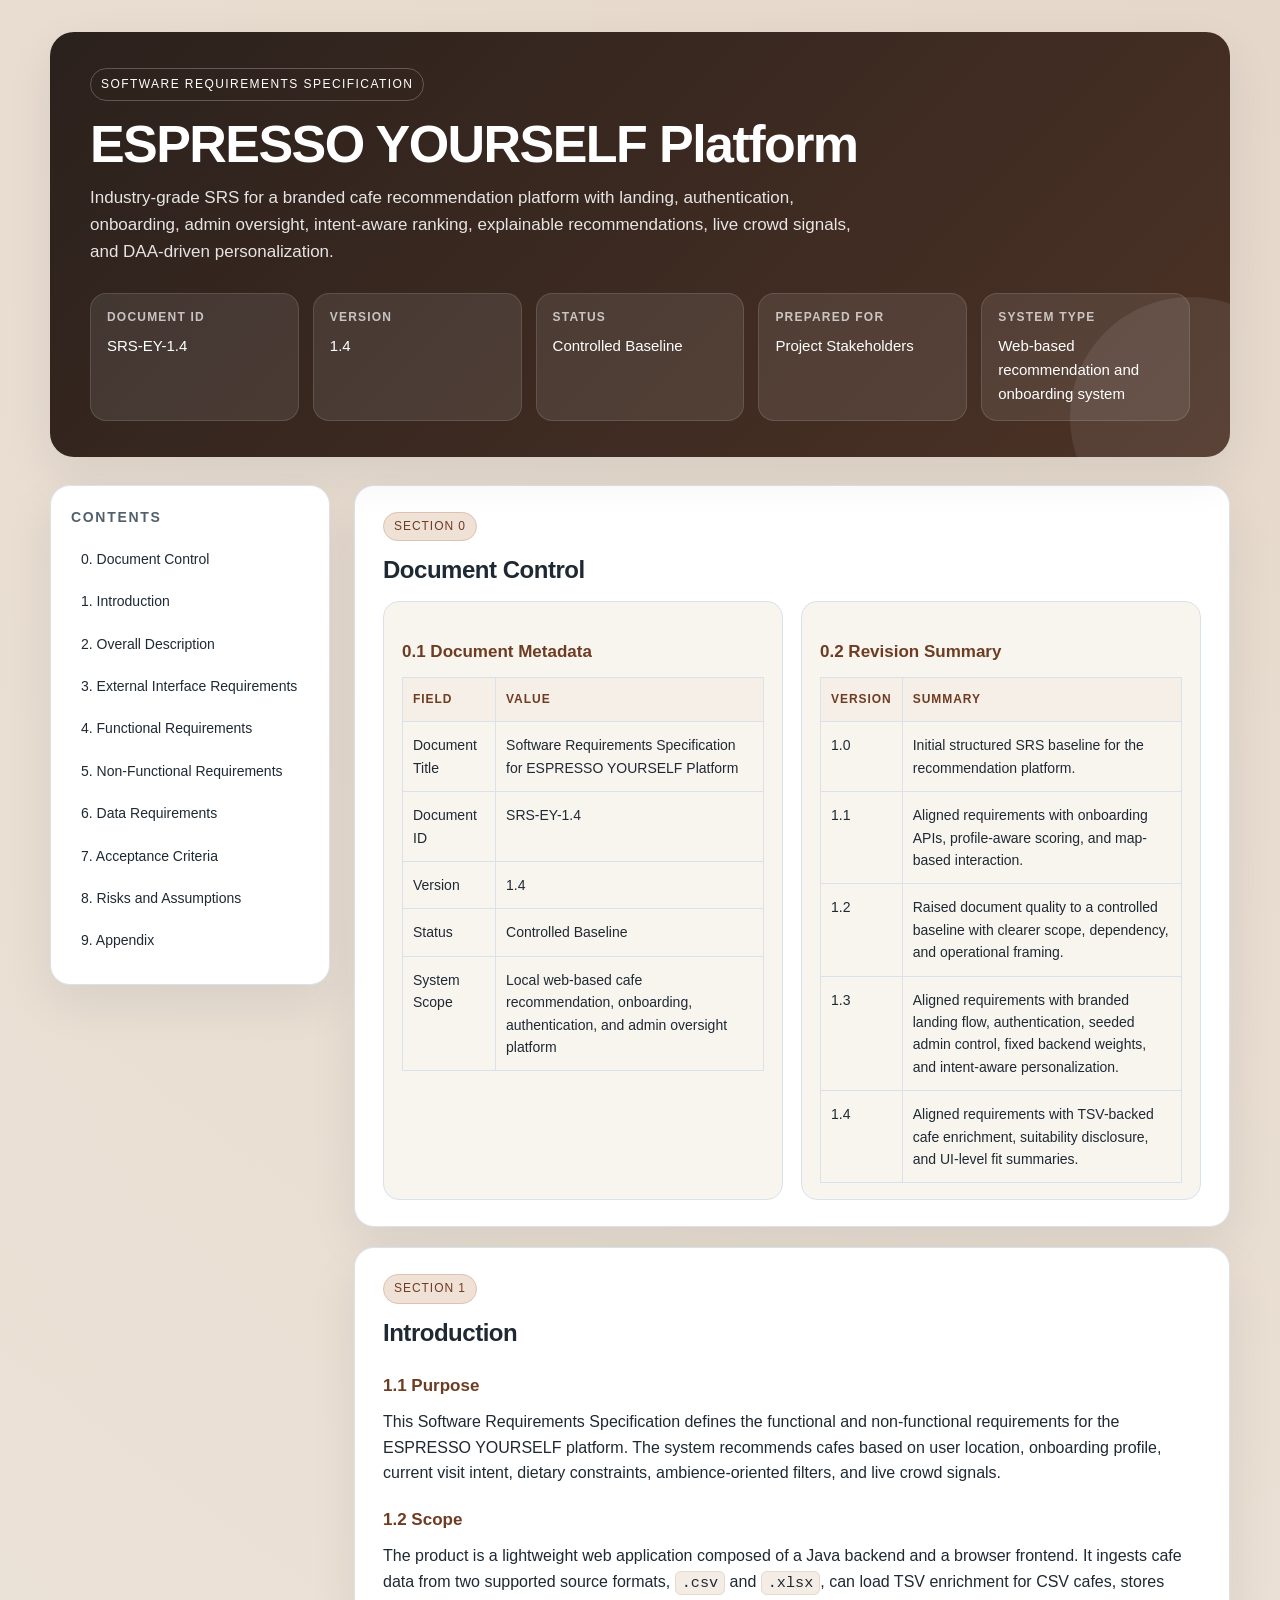
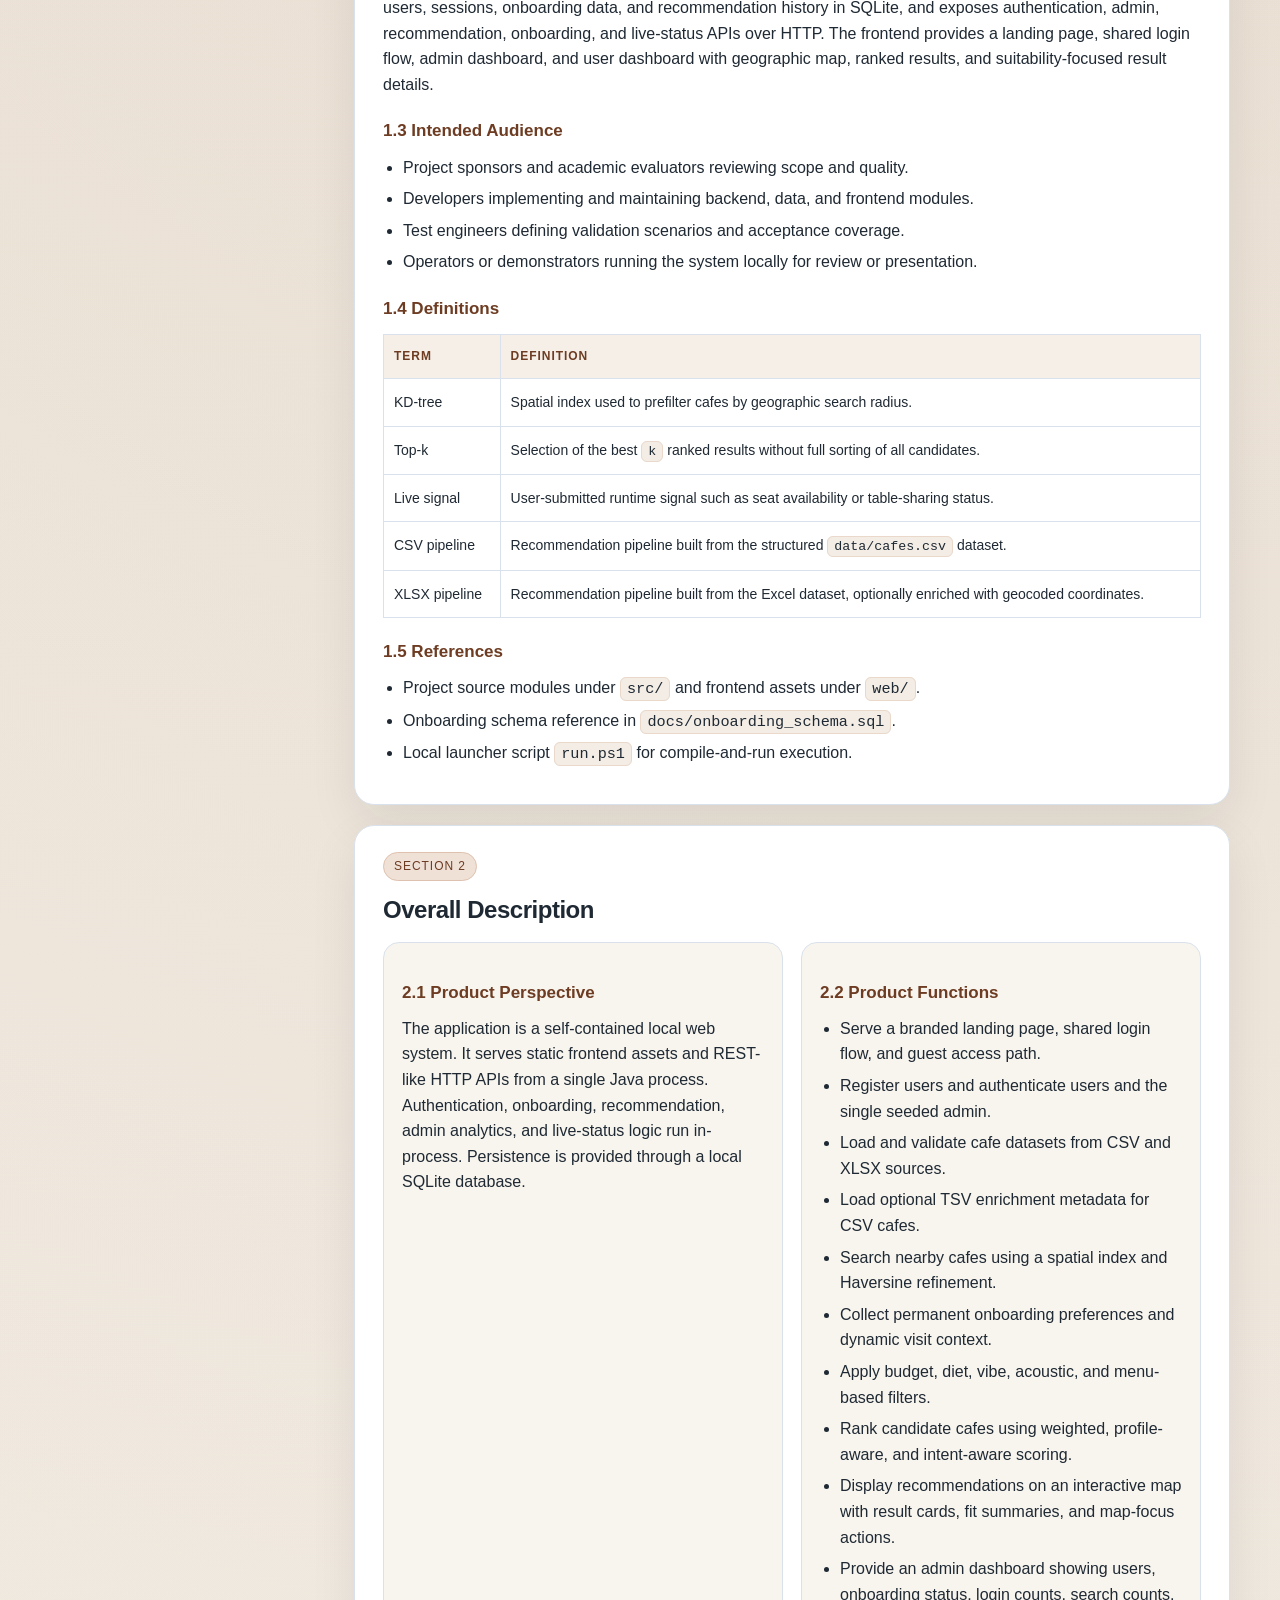
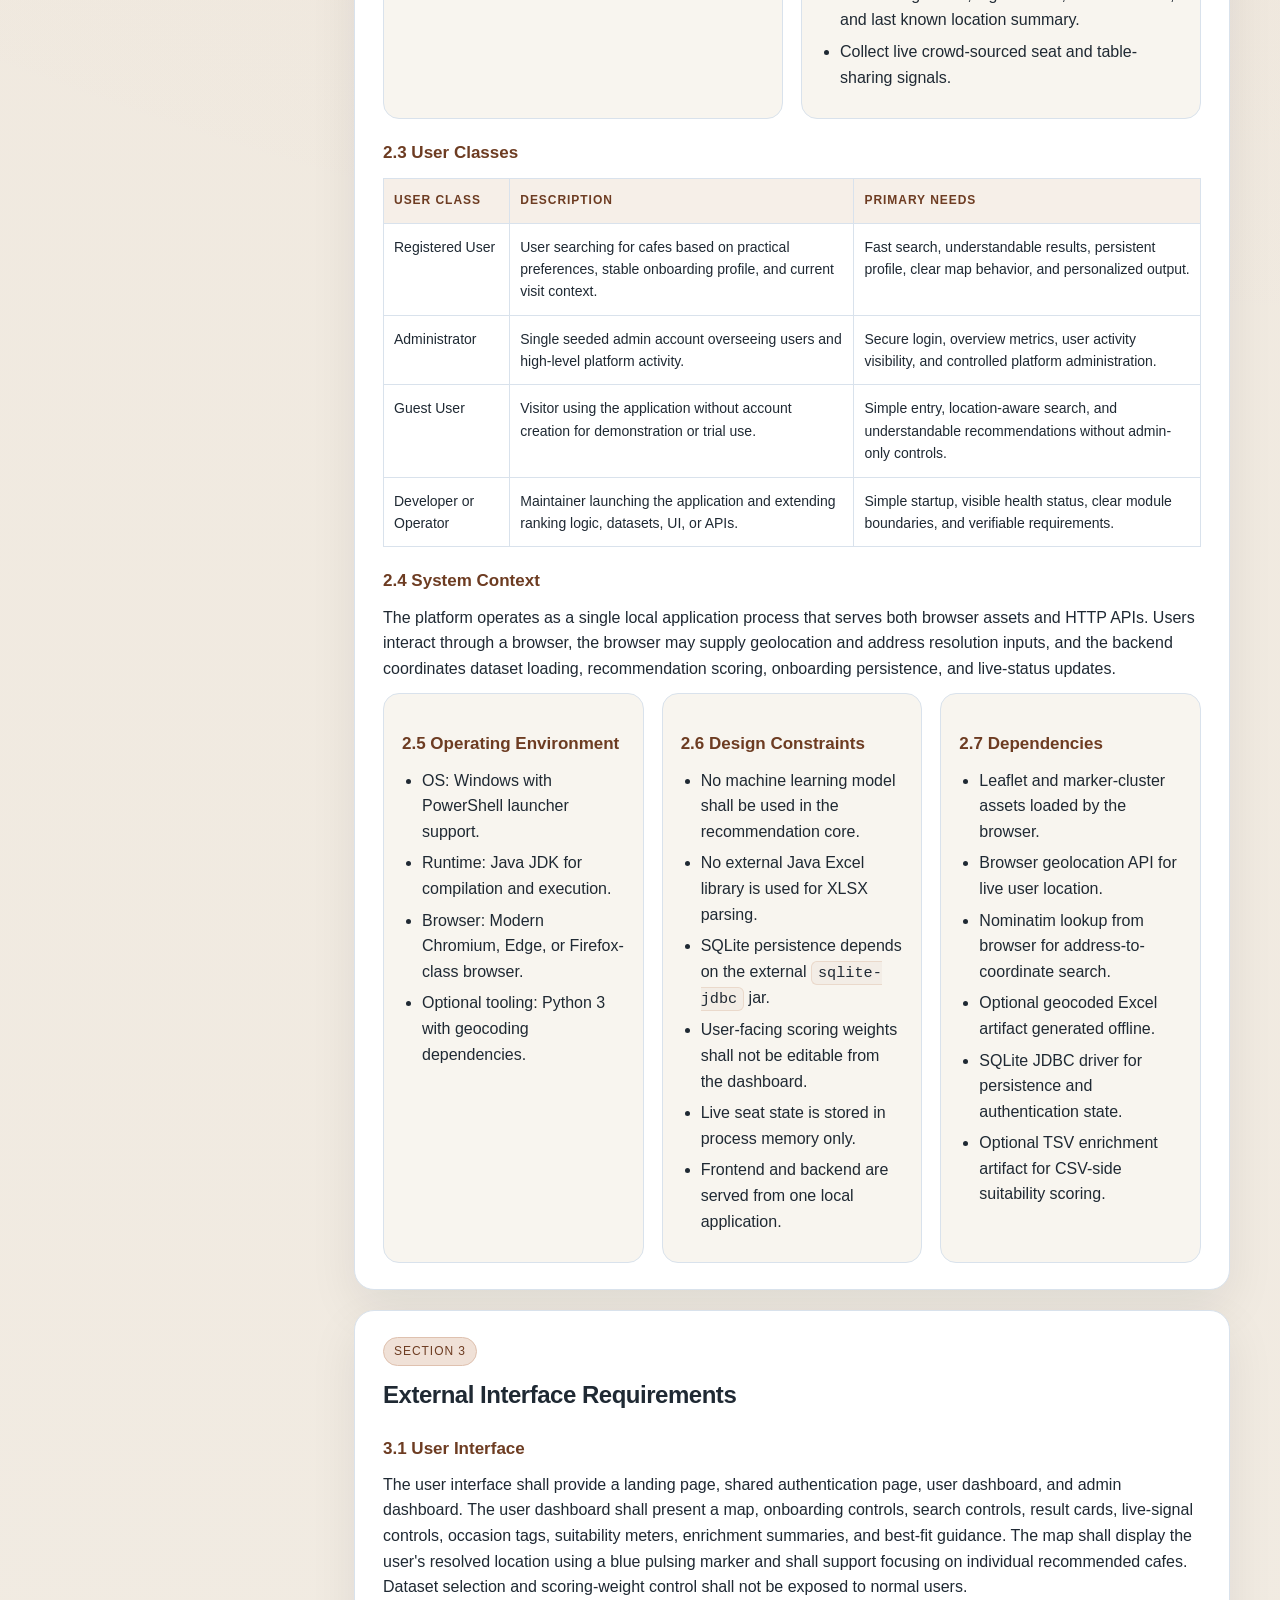
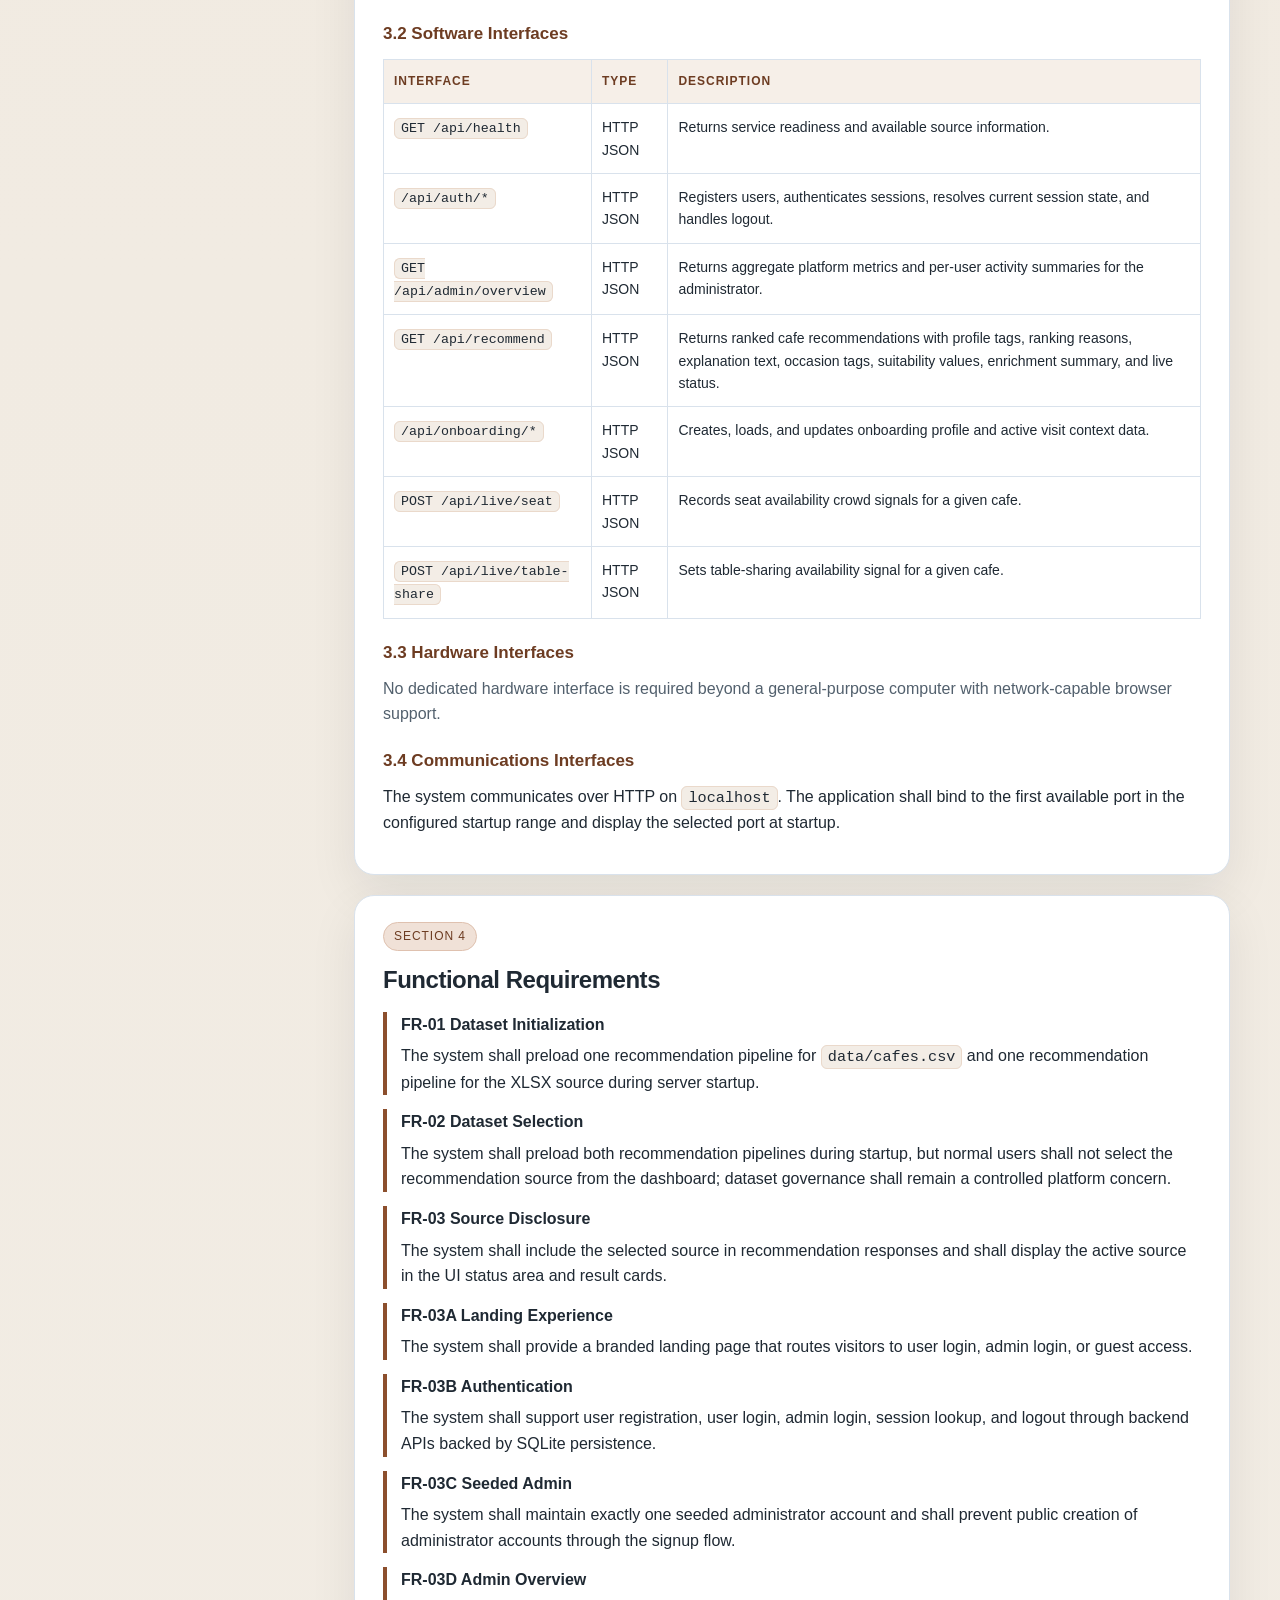
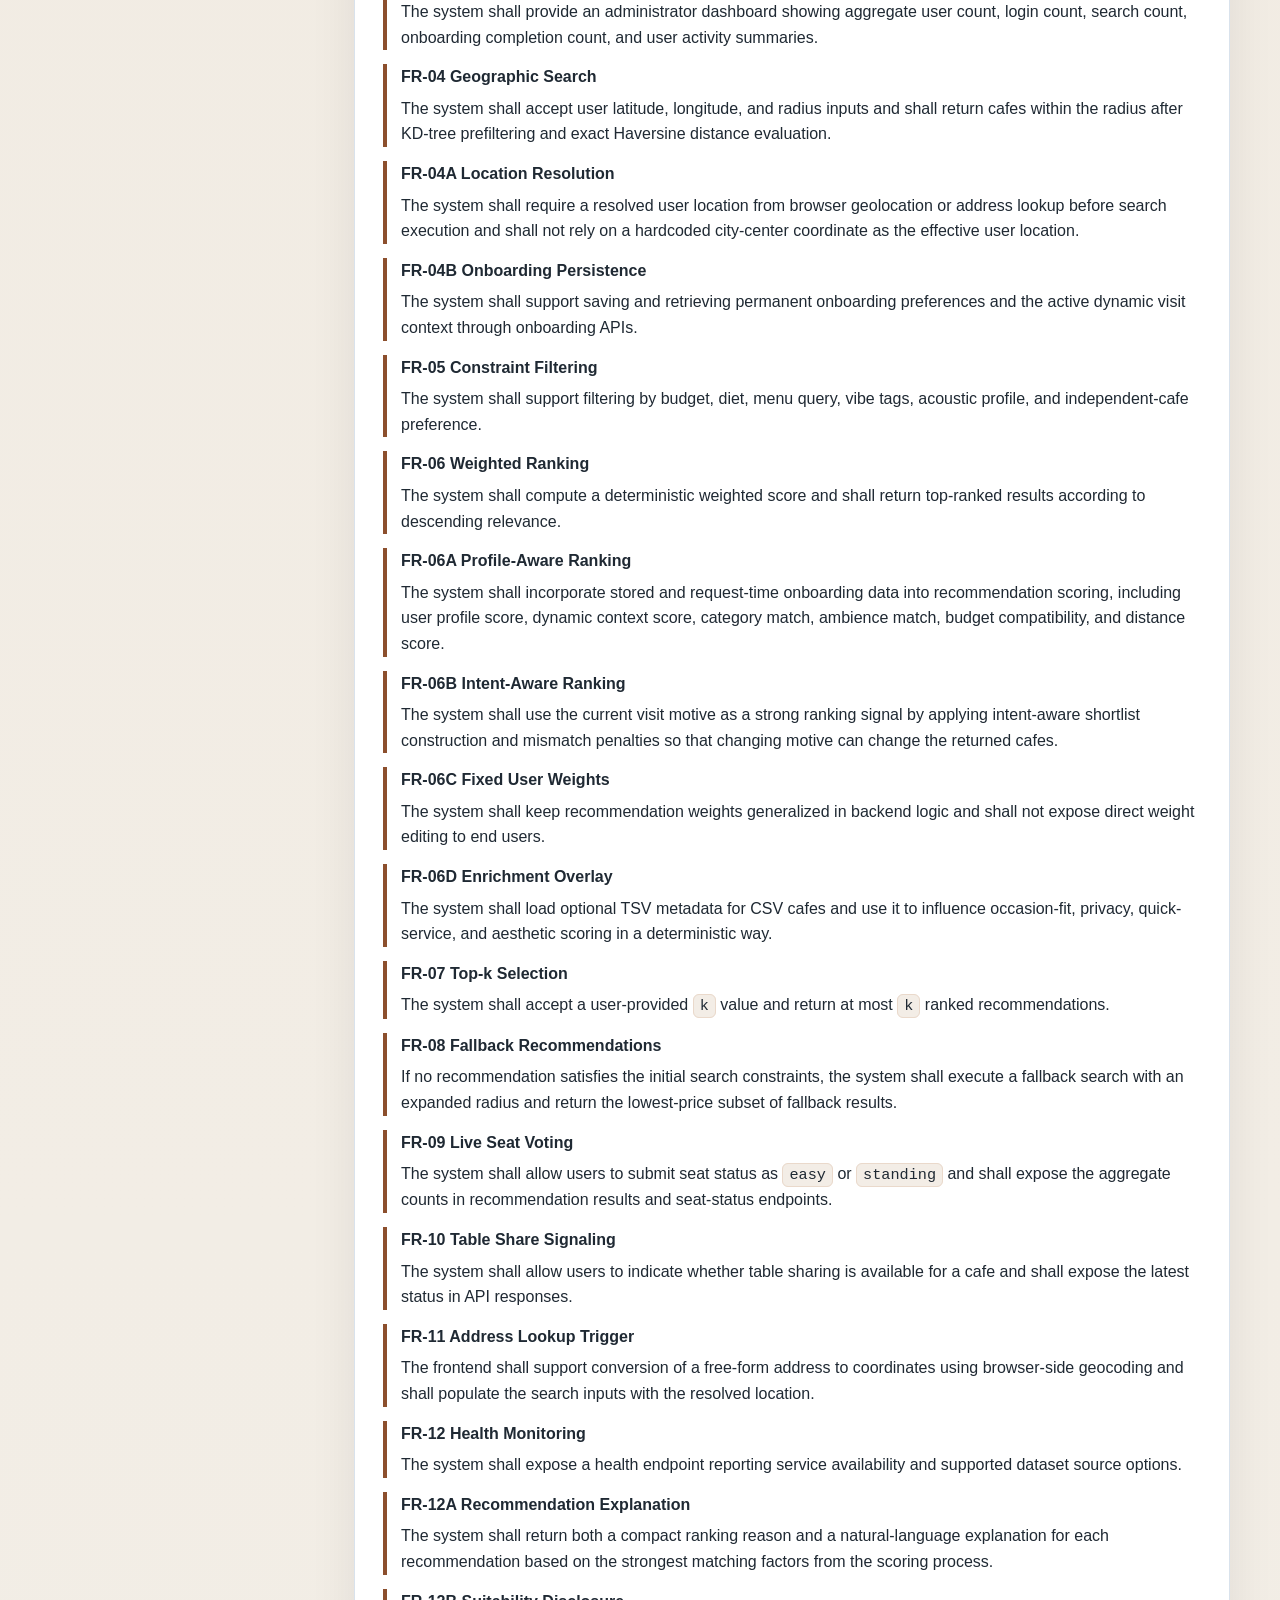
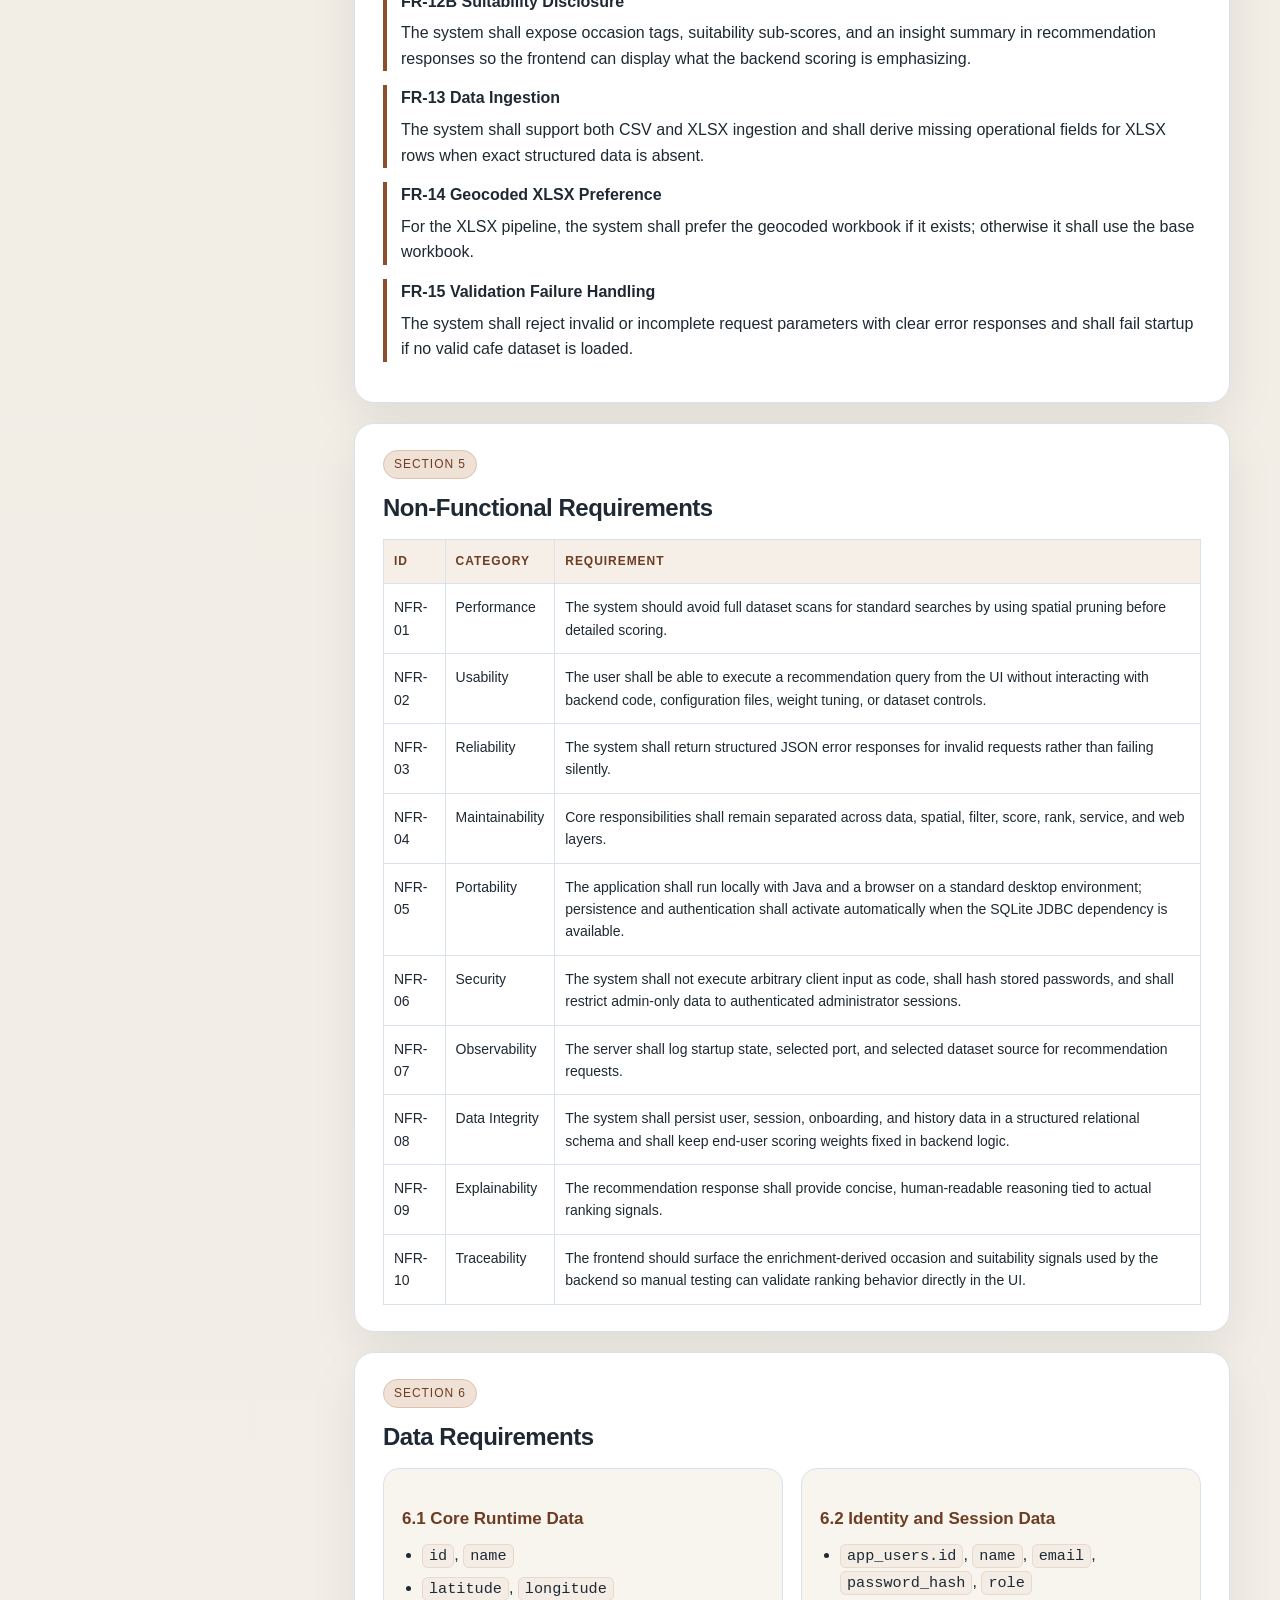
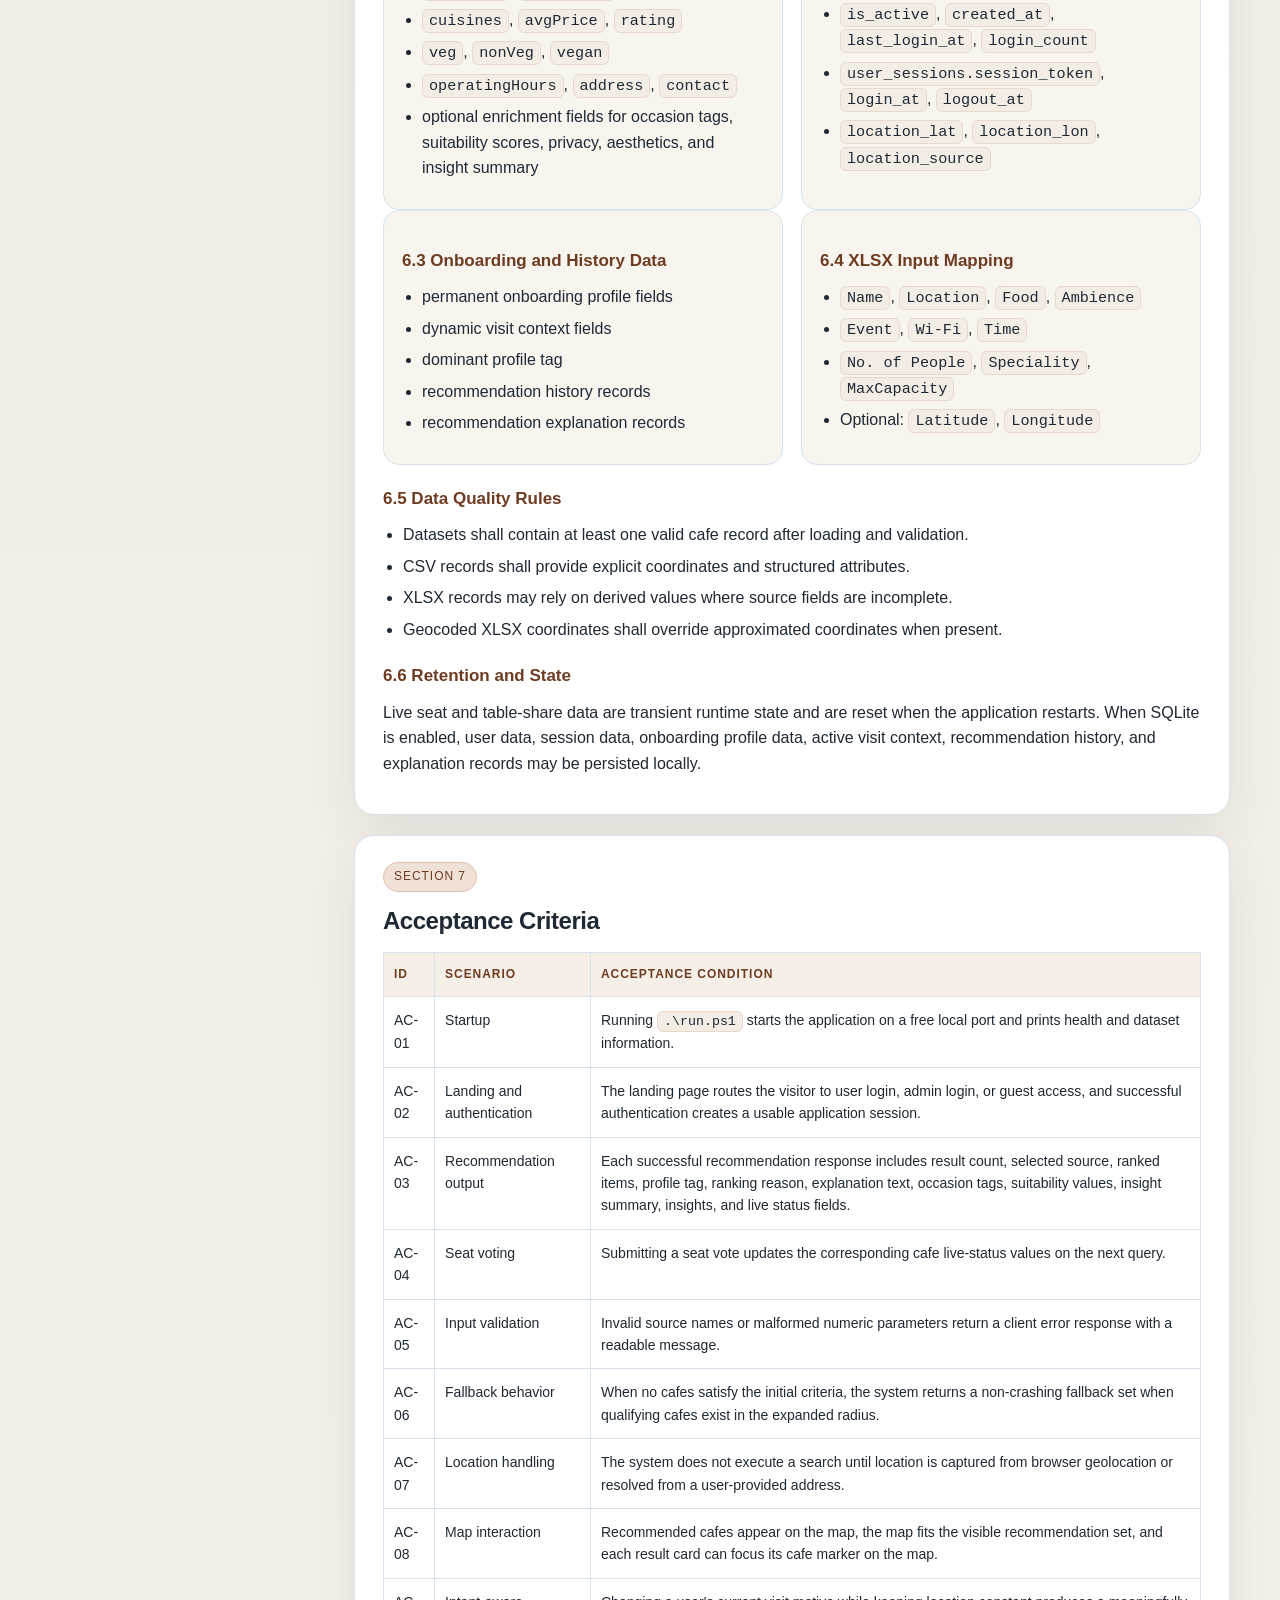
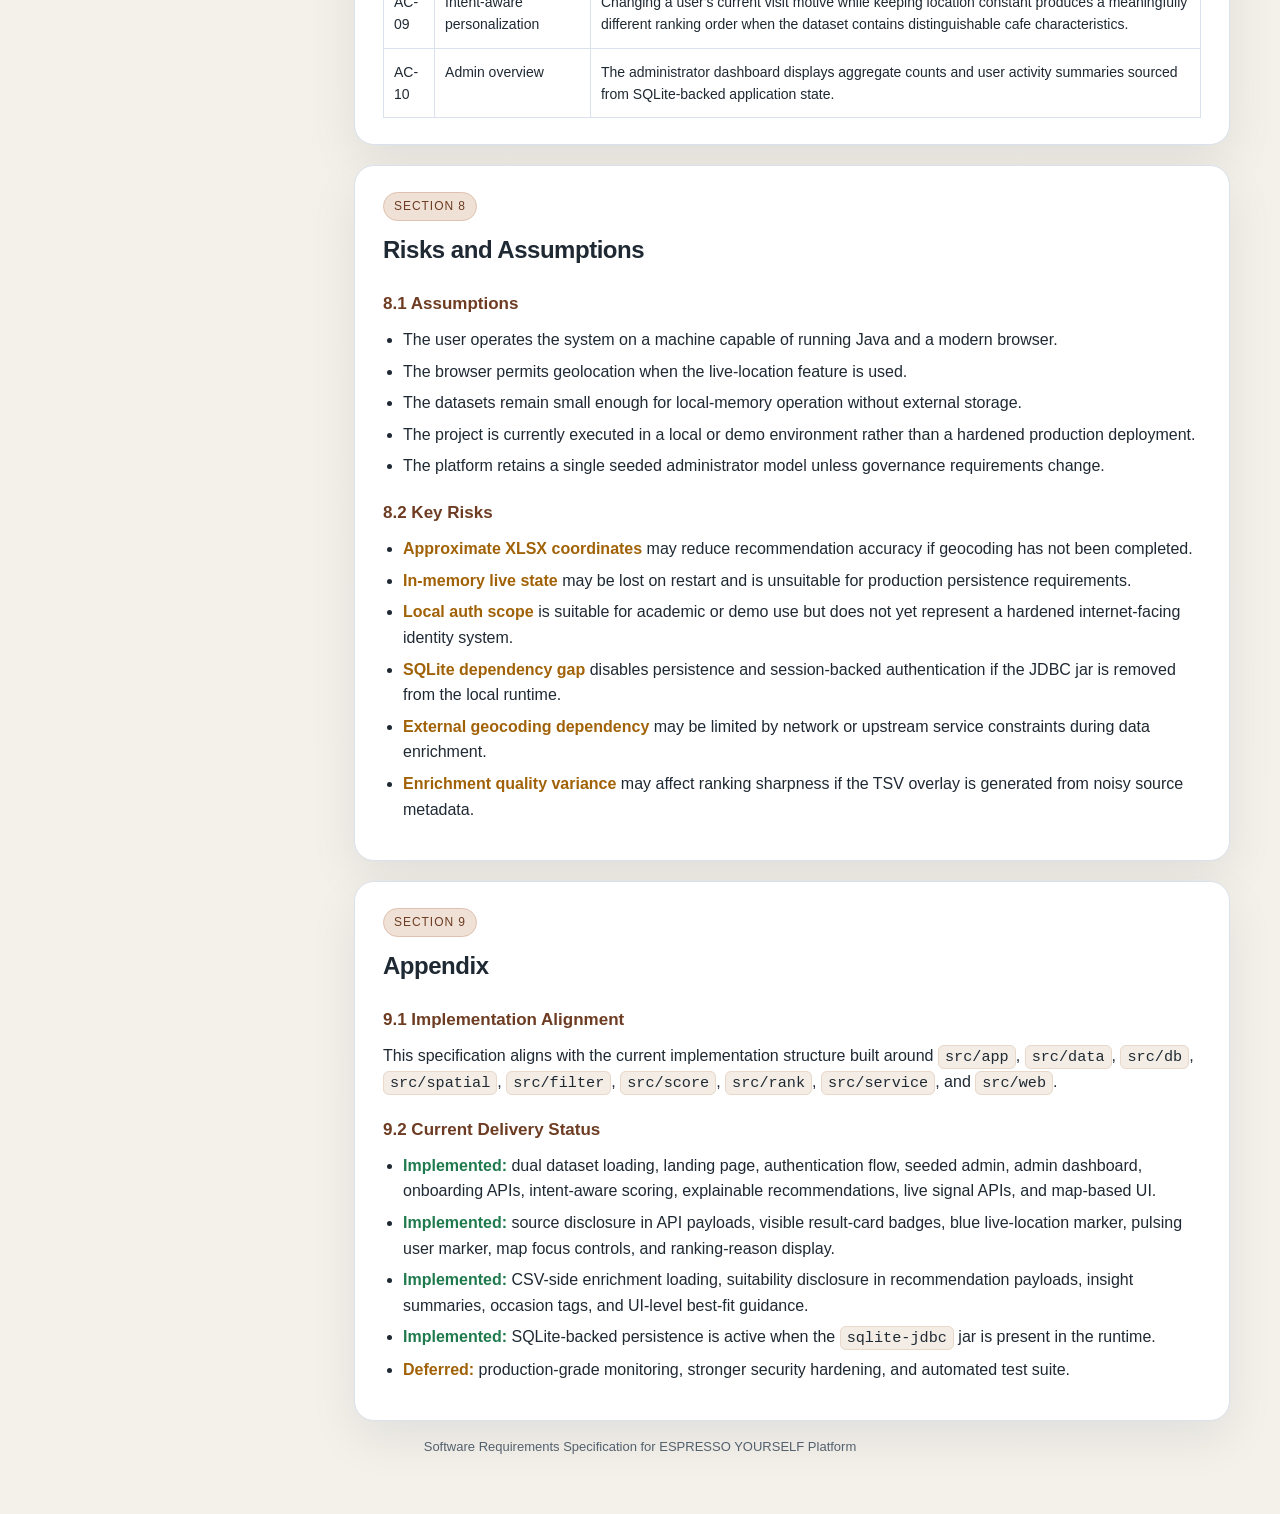
<file: SRS.html>
<!DOCTYPE html>
<html lang="en">
<head>
  <meta charset="UTF-8" />
  <meta name="viewport" content="width=device-width, initial-scale=1.0" />
  <title>Software Requirements Specification - ESPRESSO YOURSELF Platform</title>
  <style>
    :root {
      --bg: #f4f1eb;
      --surface: #ffffff;
      --surface-alt: #f8f5ef;
      --ink: #1f2933;
      --muted: #52606d;
      --line: #d9e2ec;
      --accent: #8c4f2d;
      --accent-dark: #6d3c22;
      --ok: #1f7a4d;
      --warn: #a16207;
      --shadow: 0 18px 48px rgba(15, 23, 42, 0.08);
    }

    * {
      box-sizing: border-box;
    }

    body {
      margin: 0;
      font-family: "Segoe UI", Tahoma, Geneva, Verdana, sans-serif;
      background:
        radial-gradient(circle at top right, rgba(140, 79, 45, 0.10), transparent 28%),
        linear-gradient(180deg, #efe7dc 0%, var(--bg) 100%);
      color: var(--ink);
      line-height: 1.6;
    }

    .page {
      width: min(1180px, calc(100% - 40px));
      margin: 32px auto 56px;
    }

    .hero {
      background: linear-gradient(135deg, #2b211c 0%, #4c3226 100%);
      color: #fff;
      border-radius: 24px;
      padding: 36px 40px;
      box-shadow: var(--shadow);
      position: relative;
      overflow: hidden;
    }

    .hero::after {
      content: "";
      position: absolute;
      inset: auto -80px -80px auto;
      width: 240px;
      height: 240px;
      border-radius: 50%;
      background: rgba(255, 255, 255, 0.08);
    }

    .kicker {
      display: inline-block;
      padding: 6px 10px;
      border: 1px solid rgba(255, 255, 255, 0.24);
      border-radius: 999px;
      font-size: 12px;
      letter-spacing: 0.12em;
      text-transform: uppercase;
    }

    h1 {
      margin: 16px 0 12px;
      font-size: clamp(34px, 5vw, 52px);
      line-height: 1.05;
      letter-spacing: -0.03em;
    }

    .subtitle {
      max-width: 780px;
      margin: 0;
      color: rgba(255, 255, 255, 0.88);
      font-size: 17px;
    }

    .meta-grid {
      display: grid;
      grid-template-columns: repeat(auto-fit, minmax(160px, 1fr));
      gap: 14px;
      margin-top: 28px;
    }

    .meta-card {
      background: rgba(255, 255, 255, 0.09);
      border: 1px solid rgba(255, 255, 255, 0.12);
      border-radius: 16px;
      padding: 14px 16px;
    }

    .meta-card strong,
    .meta-card span {
      display: block;
    }

    .meta-card strong {
      font-size: 12px;
      letter-spacing: 0.1em;
      text-transform: uppercase;
      color: rgba(255, 255, 255, 0.7);
      margin-bottom: 6px;
    }

    .meta-card span {
      font-size: 15px;
      color: #fff;
    }

    .layout {
      display: grid;
      grid-template-columns: 280px minmax(0, 1fr);
      gap: 24px;
      margin-top: 28px;
      align-items: start;
    }

    .toc,
    .content section,
    .content article {
      background: var(--surface);
      border: 1px solid var(--line);
      border-radius: 20px;
      box-shadow: var(--shadow);
    }

    .toc {
      position: sticky;
      top: 24px;
      padding: 20px;
    }

    .toc h2 {
      margin: 0 0 12px;
      font-size: 14px;
      letter-spacing: 0.12em;
      text-transform: uppercase;
      color: var(--muted);
    }

    .toc a {
      display: block;
      color: var(--ink);
      text-decoration: none;
      padding: 8px 10px;
      border-radius: 10px;
      margin-bottom: 4px;
      font-size: 14px;
    }

    .toc a:hover {
      background: var(--surface-alt);
      color: var(--accent-dark);
    }

    .content {
      display: grid;
      gap: 20px;
    }

    section,
    article {
      padding: 26px 28px;
    }

    h2 {
      margin: 0 0 12px;
      font-size: 24px;
      letter-spacing: -0.02em;
    }

    h3 {
      margin: 20px 0 10px;
      font-size: 17px;
      color: var(--accent-dark);
    }

    p {
      margin: 0 0 12px;
      color: var(--ink);
    }

    .muted {
      color: var(--muted);
    }

    .grid-2 {
      display: grid;
      grid-template-columns: repeat(2, minmax(0, 1fr));
      gap: 18px;
    }

    .grid-3 {
      display: grid;
      grid-template-columns: repeat(3, minmax(0, 1fr));
      gap: 18px;
    }

    .panel {
      background: var(--surface-alt);
      border: 1px solid var(--line);
      border-radius: 16px;
      padding: 16px 18px;
    }

    .badge {
      display: inline-block;
      font-size: 12px;
      letter-spacing: 0.08em;
      text-transform: uppercase;
      color: var(--accent-dark);
      background: #f0e1d7;
      border: 1px solid #dfc1af;
      border-radius: 999px;
      padding: 4px 10px;
      margin-bottom: 10px;
    }

    ul,
    ol {
      margin: 8px 0 12px 20px;
      padding: 0;
    }

    li {
      margin: 6px 0;
    }

    table {
      width: 100%;
      border-collapse: collapse;
      margin-top: 12px;
      font-size: 14px;
    }

    th,
    td {
      border: 1px solid var(--line);
      padding: 12px 10px;
      vertical-align: top;
      text-align: left;
    }

    th {
      background: #f6efe8;
      color: var(--accent-dark);
      font-size: 12px;
      letter-spacing: 0.08em;
      text-transform: uppercase;
    }

    code {
      background: #f3ede6;
      border: 1px solid #ead9cb;
      padding: 2px 6px;
      border-radius: 6px;
      font-family: Consolas, "Courier New", monospace;
      font-size: 0.95em;
    }

    .req {
      border-left: 4px solid var(--accent);
      padding-left: 14px;
      margin-bottom: 14px;
    }

    .req strong {
      display: inline-block;
      margin-bottom: 6px;
    }

    .status-ok {
      color: var(--ok);
      font-weight: 600;
    }

    .status-warn {
      color: var(--warn);
      font-weight: 600;
    }

    footer {
      color: var(--muted);
      font-size: 13px;
      text-align: center;
      margin-top: 16px;
    }

    @media (max-width: 980px) {
      .layout {
        grid-template-columns: 1fr;
      }

      .toc {
        position: static;
      }

      .grid-2,
      .grid-3 {
        grid-template-columns: 1fr;
      }
    }
  </style>
</head>
<body>
  <div class="page">
    <header class="hero">
      <span class="kicker">Software Requirements Specification</span>
      <h1>ESPRESSO YOURSELF Platform</h1>
      <p class="subtitle">
        Industry-grade SRS for a branded cafe recommendation platform with landing, authentication,
        onboarding, admin oversight, intent-aware ranking, explainable recommendations, live crowd signals,
        and DAA-driven personalization.
      </p>
      <div class="meta-grid">
        <div class="meta-card">
          <strong>Document ID</strong>
          <span>SRS-EY-1.4</span>
        </div>
        <div class="meta-card">
          <strong>Version</strong>
          <span>1.4</span>
        </div>
        <div class="meta-card">
          <strong>Status</strong>
          <span>Controlled Baseline</span>
        </div>
        <div class="meta-card">
          <strong>Prepared For</strong>
          <span>Project Stakeholders</span>
        </div>
        <div class="meta-card">
          <strong>System Type</strong>
          <span>Web-based recommendation and onboarding system</span>
        </div>
      </div>
    </header>

    <div class="layout">
      <nav class="toc">
        <h2>Contents</h2>
        <a href="#control">0. Document Control</a>
        <a href="#intro">1. Introduction</a>
        <a href="#overview">2. Overall Description</a>
        <a href="#interfaces">3. External Interface Requirements</a>
        <a href="#functional">4. Functional Requirements</a>
        <a href="#nonfunctional">5. Non-Functional Requirements</a>
        <a href="#data">6. Data Requirements</a>
        <a href="#acceptance">7. Acceptance Criteria</a>
        <a href="#risks">8. Risks and Assumptions</a>
        <a href="#appendix">9. Appendix</a>
      </nav>

      <main class="content">
        <section id="control">
          <span class="badge">Section 0</span>
          <h2>Document Control</h2>
          <div class="grid-2">
            <div class="panel">
              <h3>0.1 Document Metadata</h3>
              <table>
                <thead>
                  <tr>
                    <th>Field</th>
                    <th>Value</th>
                  </tr>
                </thead>
                <tbody>
                  <tr>
                    <td>Document Title</td>
                    <td>Software Requirements Specification for ESPRESSO YOURSELF Platform</td>
                  </tr>
                  <tr>
                    <td>Document ID</td>
                    <td>SRS-EY-1.4</td>
                  </tr>
                  <tr>
                    <td>Version</td>
                    <td>1.4</td>
                  </tr>
                  <tr>
                    <td>Status</td>
                    <td>Controlled Baseline</td>
                  </tr>
                  <tr>
                    <td>System Scope</td>
                    <td>Local web-based cafe recommendation, onboarding, authentication, and admin oversight platform</td>
                  </tr>
                </tbody>
              </table>
            </div>
            <div class="panel">
              <h3>0.2 Revision Summary</h3>
              <table>
                <thead>
                  <tr>
                    <th>Version</th>
                    <th>Summary</th>
                  </tr>
                </thead>
                <tbody>
                  <tr>
                    <td>1.0</td>
                    <td>Initial structured SRS baseline for the recommendation platform.</td>
                  </tr>
                  <tr>
                    <td>1.1</td>
                    <td>Aligned requirements with onboarding APIs, profile-aware scoring, and map-based interaction.</td>
                  </tr>
                  <tr>
                    <td>1.2</td>
                    <td>Raised document quality to a controlled baseline with clearer scope, dependency, and operational framing.</td>
                  </tr>
                  <tr>
                    <td>1.3</td>
                    <td>Aligned requirements with branded landing flow, authentication, seeded admin control, fixed backend weights, and intent-aware personalization.</td>
                  </tr>
                  <tr>
                    <td>1.4</td>
                    <td>Aligned requirements with TSV-backed cafe enrichment, suitability disclosure, and UI-level fit summaries.</td>
                  </tr>
                </tbody>
              </table>
            </div>
          </div>
        </section>

        <section id="intro">
          <span class="badge">Section 1</span>
          <h2>Introduction</h2>
          <h3>1.1 Purpose</h3>
          <p>
            This Software Requirements Specification defines the functional and non-functional requirements for
            the ESPRESSO YOURSELF platform. The system recommends cafes based on user location, onboarding profile,
            current visit intent, dietary constraints, ambience-oriented filters, and live crowd signals.
          </p>
          <h3>1.2 Scope</h3>
          <p>
            The product is a lightweight web application composed of a Java backend and a browser frontend. It
            ingests cafe data from two supported source formats, <code>.csv</code> and <code>.xlsx</code>, can load
            TSV enrichment for CSV cafes, stores users, sessions, onboarding data, and recommendation history in SQLite, and exposes authentication,
            admin, recommendation, onboarding, and live-status APIs over HTTP. The frontend provides a landing page,
            shared login flow, admin dashboard, and user dashboard with geographic map, ranked results, and suitability-focused result details.
          </p>
          <h3>1.3 Intended Audience</h3>
          <ul>
            <li>Project sponsors and academic evaluators reviewing scope and quality.</li>
            <li>Developers implementing and maintaining backend, data, and frontend modules.</li>
            <li>Test engineers defining validation scenarios and acceptance coverage.</li>
            <li>Operators or demonstrators running the system locally for review or presentation.</li>
          </ul>
          <h3>1.4 Definitions</h3>
          <table>
            <thead>
              <tr>
                <th>Term</th>
                <th>Definition</th>
              </tr>
            </thead>
            <tbody>
              <tr>
                <td>KD-tree</td>
                <td>Spatial index used to prefilter cafes by geographic search radius.</td>
              </tr>
              <tr>
                <td>Top-k</td>
                <td>Selection of the best <code>k</code> ranked results without full sorting of all candidates.</td>
              </tr>
              <tr>
                <td>Live signal</td>
                <td>User-submitted runtime signal such as seat availability or table-sharing status.</td>
              </tr>
              <tr>
                <td>CSV pipeline</td>
                <td>Recommendation pipeline built from the structured <code>data/cafes.csv</code> dataset.</td>
              </tr>
              <tr>
                <td>XLSX pipeline</td>
                <td>Recommendation pipeline built from the Excel dataset, optionally enriched with geocoded coordinates.</td>
              </tr>
            </tbody>
          </table>
          <h3>1.5 References</h3>
          <ul>
            <li>Project source modules under <code>src/</code> and frontend assets under <code>web/</code>.</li>
            <li>Onboarding schema reference in <code>docs/onboarding_schema.sql</code>.</li>
            <li>Local launcher script <code>run.ps1</code> for compile-and-run execution.</li>
          </ul>
        </section>

        <section id="overview">
          <span class="badge">Section 2</span>
          <h2>Overall Description</h2>
          <div class="grid-2">
            <div class="panel">
              <h3>2.1 Product Perspective</h3>
              <p>
                The application is a self-contained local web system. It serves static frontend assets and REST-like
                HTTP APIs from a single Java process. Authentication, onboarding, recommendation, admin analytics,
                and live-status logic run in-process. Persistence is provided through a local SQLite database.
              </p>
            </div>
            <div class="panel">
              <h3>2.2 Product Functions</h3>
              <ul>
                <li>Serve a branded landing page, shared login flow, and guest access path.</li>
                <li>Register users and authenticate users and the single seeded admin.</li>
                <li>Load and validate cafe datasets from CSV and XLSX sources.</li>
                <li>Load optional TSV enrichment metadata for CSV cafes.</li>
                <li>Search nearby cafes using a spatial index and Haversine refinement.</li>
                <li>Collect permanent onboarding preferences and dynamic visit context.</li>
                <li>Apply budget, diet, vibe, acoustic, and menu-based filters.</li>
                <li>Rank candidate cafes using weighted, profile-aware, and intent-aware scoring.</li>
                <li>Display recommendations on an interactive map with result cards, fit summaries, and map-focus actions.</li>
                <li>Provide an admin dashboard showing users, onboarding status, login counts, search counts, and last known location summary.</li>
                <li>Collect live crowd-sourced seat and table-sharing signals.</li>
              </ul>
            </div>
          </div>

          <h3>2.3 User Classes</h3>
          <table>
            <thead>
              <tr>
                <th>User Class</th>
                <th>Description</th>
                <th>Primary Needs</th>
              </tr>
            </thead>
            <tbody>
              <tr>
                <td>Registered User</td>
                <td>User searching for cafes based on practical preferences, stable onboarding profile, and current visit context.</td>
                <td>Fast search, understandable results, persistent profile, clear map behavior, and personalized output.</td>
              </tr>
              <tr>
                <td>Administrator</td>
                <td>Single seeded admin account overseeing users and high-level platform activity.</td>
                <td>Secure login, overview metrics, user activity visibility, and controlled platform administration.</td>
              </tr>
              <tr>
                <td>Guest User</td>
                <td>Visitor using the application without account creation for demonstration or trial use.</td>
                <td>Simple entry, location-aware search, and understandable recommendations without admin-only controls.</td>
              </tr>
              <tr>
                <td>Developer or Operator</td>
                <td>Maintainer launching the application and extending ranking logic, datasets, UI, or APIs.</td>
                <td>Simple startup, visible health status, clear module boundaries, and verifiable requirements.</td>
              </tr>
            </tbody>
          </table>

          <h3>2.4 System Context</h3>
          <p>
            The platform operates as a single local application process that serves both browser assets and HTTP APIs.
            Users interact through a browser, the browser may supply geolocation and address resolution inputs, and the
            backend coordinates dataset loading, recommendation scoring, onboarding persistence, and live-status updates.
          </p>

          <div class="grid-3">
            <div class="panel">
              <h3>2.5 Operating Environment</h3>
              <ul>
                <li>OS: Windows with PowerShell launcher support.</li>
                <li>Runtime: Java JDK for compilation and execution.</li>
                <li>Browser: Modern Chromium, Edge, or Firefox-class browser.</li>
                <li>Optional tooling: Python 3 with geocoding dependencies.</li>
              </ul>
            </div>
            <div class="panel">
              <h3>2.6 Design Constraints</h3>
              <ul>
                <li>No machine learning model shall be used in the recommendation core.</li>
                <li>No external Java Excel library is used for XLSX parsing.</li>
                <li>SQLite persistence depends on the external <code>sqlite-jdbc</code> jar.</li>
                <li>User-facing scoring weights shall not be editable from the dashboard.</li>
                <li>Live seat state is stored in process memory only.</li>
                <li>Frontend and backend are served from one local application.</li>
              </ul>
            </div>
            <div class="panel">
              <h3>2.7 Dependencies</h3>
              <ul>
                <li>Leaflet and marker-cluster assets loaded by the browser.</li>
                <li>Browser geolocation API for live user location.</li>
                <li>Nominatim lookup from browser for address-to-coordinate search.</li>
                <li>Optional geocoded Excel artifact generated offline.</li>
                <li>SQLite JDBC driver for persistence and authentication state.</li>
                <li>Optional TSV enrichment artifact for CSV-side suitability scoring.</li>
              </ul>
            </div>
          </div>
        </section>

        <section id="interfaces">
          <span class="badge">Section 3</span>
          <h2>External Interface Requirements</h2>
          <h3>3.1 User Interface</h3>
          <p>
            The user interface shall provide a landing page, shared authentication page, user dashboard, and admin
            dashboard. The user dashboard shall present a map, onboarding controls, search controls, result cards,
            live-signal controls, occasion tags, suitability meters, enrichment summaries, and best-fit guidance.
            The map shall display the user's resolved location using a blue pulsing marker and shall support focusing
            on individual recommended cafes. Dataset selection and scoring-weight control shall not be exposed to normal users.
          </p>

          <h3>3.2 Software Interfaces</h3>
          <table>
            <thead>
              <tr>
                <th>Interface</th>
                <th>Type</th>
                <th>Description</th>
              </tr>
            </thead>
            <tbody>
              <tr>
                <td><code>GET /api/health</code></td>
                <td>HTTP JSON</td>
                <td>Returns service readiness and available source information.</td>
              </tr>
              <tr>
                <td><code>/api/auth/*</code></td>
                <td>HTTP JSON</td>
                <td>Registers users, authenticates sessions, resolves current session state, and handles logout.</td>
              </tr>
              <tr>
                <td><code>GET /api/admin/overview</code></td>
                <td>HTTP JSON</td>
                <td>Returns aggregate platform metrics and per-user activity summaries for the administrator.</td>
              </tr>
              <tr>
                <td><code>GET /api/recommend</code></td>
                <td>HTTP JSON</td>
                <td>Returns ranked cafe recommendations with profile tags, ranking reasons, explanation text, occasion tags, suitability values, enrichment summary, and live status.</td>
              </tr>
              <tr>
                <td><code>/api/onboarding/*</code></td>
                <td>HTTP JSON</td>
                <td>Creates, loads, and updates onboarding profile and active visit context data.</td>
              </tr>
              <tr>
                <td><code>POST /api/live/seat</code></td>
                <td>HTTP JSON</td>
                <td>Records seat availability crowd signals for a given cafe.</td>
              </tr>
              <tr>
                <td><code>POST /api/live/table-share</code></td>
                <td>HTTP JSON</td>
                <td>Sets table-sharing availability signal for a given cafe.</td>
              </tr>
            </tbody>
          </table>

          <h3>3.3 Hardware Interfaces</h3>
          <p class="muted">
            No dedicated hardware interface is required beyond a general-purpose computer with network-capable browser support.
          </p>

          <h3>3.4 Communications Interfaces</h3>
          <p>
            The system communicates over HTTP on <code>localhost</code>. The application shall bind to the first
            available port in the configured startup range and display the selected port at startup.
          </p>
        </section>

        <section id="functional">
          <span class="badge">Section 4</span>
          <h2>Functional Requirements</h2>

          <div class="req">
            <strong>FR-01 Dataset Initialization</strong>
            <p>The system shall preload one recommendation pipeline for <code>data/cafes.csv</code> and one recommendation pipeline for the XLSX source during server startup.</p>
          </div>

          <div class="req">
            <strong>FR-02 Dataset Selection</strong>
            <p>The system shall preload both recommendation pipelines during startup, but normal users shall not select the recommendation source from the dashboard; dataset governance shall remain a controlled platform concern.</p>
          </div>

          <div class="req">
            <strong>FR-03 Source Disclosure</strong>
            <p>The system shall include the selected source in recommendation responses and shall display the active source in the UI status area and result cards.</p>
          </div>

          <div class="req">
            <strong>FR-03A Landing Experience</strong>
            <p>The system shall provide a branded landing page that routes visitors to user login, admin login, or guest access.</p>
          </div>

          <div class="req">
            <strong>FR-03B Authentication</strong>
            <p>The system shall support user registration, user login, admin login, session lookup, and logout through backend APIs backed by SQLite persistence.</p>
          </div>

          <div class="req">
            <strong>FR-03C Seeded Admin</strong>
            <p>The system shall maintain exactly one seeded administrator account and shall prevent public creation of administrator accounts through the signup flow.</p>
          </div>

          <div class="req">
            <strong>FR-03D Admin Overview</strong>
            <p>The system shall provide an administrator dashboard showing aggregate user count, login count, search count, onboarding completion count, and user activity summaries.</p>
          </div>

          <div class="req">
            <strong>FR-04 Geographic Search</strong>
            <p>The system shall accept user latitude, longitude, and radius inputs and shall return cafes within the radius after KD-tree prefiltering and exact Haversine distance evaluation.</p>
          </div>

          <div class="req">
            <strong>FR-04A Location Resolution</strong>
            <p>The system shall require a resolved user location from browser geolocation or address lookup before search execution and shall not rely on a hardcoded city-center coordinate as the effective user location.</p>
          </div>

          <div class="req">
            <strong>FR-04B Onboarding Persistence</strong>
            <p>The system shall support saving and retrieving permanent onboarding preferences and the active dynamic visit context through onboarding APIs.</p>
          </div>

          <div class="req">
            <strong>FR-05 Constraint Filtering</strong>
            <p>The system shall support filtering by budget, diet, menu query, vibe tags, acoustic profile, and independent-cafe preference.</p>
          </div>

          <div class="req">
            <strong>FR-06 Weighted Ranking</strong>
            <p>The system shall compute a deterministic weighted score and shall return top-ranked results according to descending relevance.</p>
          </div>

          <div class="req">
            <strong>FR-06A Profile-Aware Ranking</strong>
            <p>The system shall incorporate stored and request-time onboarding data into recommendation scoring, including user profile score, dynamic context score, category match, ambience match, budget compatibility, and distance score.</p>
          </div>

          <div class="req">
            <strong>FR-06B Intent-Aware Ranking</strong>
            <p>The system shall use the current visit motive as a strong ranking signal by applying intent-aware shortlist construction and mismatch penalties so that changing motive can change the returned cafes.</p>
          </div>

          <div class="req">
            <strong>FR-06C Fixed User Weights</strong>
            <p>The system shall keep recommendation weights generalized in backend logic and shall not expose direct weight editing to end users.</p>
          </div>

          <div class="req">
            <strong>FR-06D Enrichment Overlay</strong>
            <p>The system shall load optional TSV metadata for CSV cafes and use it to influence occasion-fit, privacy, quick-service, and aesthetic scoring in a deterministic way.</p>
          </div>

          <div class="req">
            <strong>FR-07 Top-k Selection</strong>
            <p>The system shall accept a user-provided <code>k</code> value and return at most <code>k</code> ranked recommendations.</p>
          </div>

          <div class="req">
            <strong>FR-08 Fallback Recommendations</strong>
            <p>If no recommendation satisfies the initial search constraints, the system shall execute a fallback search with an expanded radius and return the lowest-price subset of fallback results.</p>
          </div>

          <div class="req">
            <strong>FR-09 Live Seat Voting</strong>
            <p>The system shall allow users to submit seat status as <code>easy</code> or <code>standing</code> and shall expose the aggregate counts in recommendation results and seat-status endpoints.</p>
          </div>

          <div class="req">
            <strong>FR-10 Table Share Signaling</strong>
            <p>The system shall allow users to indicate whether table sharing is available for a cafe and shall expose the latest status in API responses.</p>
          </div>

          <div class="req">
            <strong>FR-11 Address Lookup Trigger</strong>
            <p>The frontend shall support conversion of a free-form address to coordinates using browser-side geocoding and shall populate the search inputs with the resolved location.</p>
          </div>

          <div class="req">
            <strong>FR-12 Health Monitoring</strong>
            <p>The system shall expose a health endpoint reporting service availability and supported dataset source options.</p>
          </div>

          <div class="req">
            <strong>FR-12A Recommendation Explanation</strong>
            <p>The system shall return both a compact ranking reason and a natural-language explanation for each recommendation based on the strongest matching factors from the scoring process.</p>
          </div>

          <div class="req">
            <strong>FR-12B Suitability Disclosure</strong>
            <p>The system shall expose occasion tags, suitability sub-scores, and an insight summary in recommendation responses so the frontend can display what the backend scoring is emphasizing.</p>
          </div>

          <div class="req">
            <strong>FR-13 Data Ingestion</strong>
            <p>The system shall support both CSV and XLSX ingestion and shall derive missing operational fields for XLSX rows when exact structured data is absent.</p>
          </div>

          <div class="req">
            <strong>FR-14 Geocoded XLSX Preference</strong>
            <p>For the XLSX pipeline, the system shall prefer the geocoded workbook if it exists; otherwise it shall use the base workbook.</p>
          </div>

          <div class="req">
            <strong>FR-15 Validation Failure Handling</strong>
            <p>The system shall reject invalid or incomplete request parameters with clear error responses and shall fail startup if no valid cafe dataset is loaded.</p>
          </div>
        </section>

        <section id="nonfunctional">
          <span class="badge">Section 5</span>
          <h2>Non-Functional Requirements</h2>
          <table>
            <thead>
              <tr>
                <th>ID</th>
                <th>Category</th>
                <th>Requirement</th>
              </tr>
            </thead>
            <tbody>
              <tr>
                <td>NFR-01</td>
                <td>Performance</td>
                <td>The system should avoid full dataset scans for standard searches by using spatial pruning before detailed scoring.</td>
              </tr>
              <tr>
                <td>NFR-02</td>
                <td>Usability</td>
                <td>The user shall be able to execute a recommendation query from the UI without interacting with backend code, configuration files, weight tuning, or dataset controls.</td>
              </tr>
              <tr>
                <td>NFR-03</td>
                <td>Reliability</td>
                <td>The system shall return structured JSON error responses for invalid requests rather than failing silently.</td>
              </tr>
              <tr>
                <td>NFR-04</td>
                <td>Maintainability</td>
                <td>Core responsibilities shall remain separated across data, spatial, filter, score, rank, service, and web layers.</td>
              </tr>
              <tr>
                <td>NFR-05</td>
                <td>Portability</td>
                <td>The application shall run locally with Java and a browser on a standard desktop environment; persistence and authentication shall activate automatically when the SQLite JDBC dependency is available.</td>
              </tr>
              <tr>
                <td>NFR-06</td>
                <td>Security</td>
                <td>The system shall not execute arbitrary client input as code, shall hash stored passwords, and shall restrict admin-only data to authenticated administrator sessions.</td>
              </tr>
              <tr>
                <td>NFR-07</td>
                <td>Observability</td>
                <td>The server shall log startup state, selected port, and selected dataset source for recommendation requests.</td>
              </tr>
              <tr>
                <td>NFR-08</td>
                <td>Data Integrity</td>
                <td>The system shall persist user, session, onboarding, and history data in a structured relational schema and shall keep end-user scoring weights fixed in backend logic.</td>
              </tr>
              <tr>
                <td>NFR-09</td>
                <td>Explainability</td>
                <td>The recommendation response shall provide concise, human-readable reasoning tied to actual ranking signals.</td>
              </tr>
              <tr>
                <td>NFR-10</td>
                <td>Traceability</td>
                <td>The frontend should surface the enrichment-derived occasion and suitability signals used by the backend so manual testing can validate ranking behavior directly in the UI.</td>
              </tr>
            </tbody>
          </table>
        </section>

        <section id="data">
          <span class="badge">Section 6</span>
          <h2>Data Requirements</h2>
          <div class="grid-2">
            <div class="panel">
              <h3>6.1 Core Runtime Data</h3>
              <ul>
                <li><code>id</code>, <code>name</code></li>
                <li><code>latitude</code>, <code>longitude</code></li>
                <li><code>cuisines</code>, <code>avgPrice</code>, <code>rating</code></li>
                <li><code>veg</code>, <code>nonVeg</code>, <code>vegan</code></li>
                <li><code>operatingHours</code>, <code>address</code>, <code>contact</code></li>
                <li>optional enrichment fields for occasion tags, suitability scores, privacy, aesthetics, and insight summary</li>
              </ul>
            </div>
            <div class="panel">
              <h3>6.2 Identity and Session Data</h3>
              <ul>
                <li><code>app_users.id</code>, <code>name</code>, <code>email</code>, <code>password_hash</code>, <code>role</code></li>
                <li><code>is_active</code>, <code>created_at</code>, <code>last_login_at</code>, <code>login_count</code></li>
                <li><code>user_sessions.session_token</code>, <code>login_at</code>, <code>logout_at</code></li>
                <li><code>location_lat</code>, <code>location_lon</code>, <code>location_source</code></li>
              </ul>
            </div>
          </div>

          <div class="grid-2">
            <div class="panel">
              <h3>6.3 Onboarding and History Data</h3>
              <ul>
                <li>permanent onboarding profile fields</li>
                <li>dynamic visit context fields</li>
                <li>dominant profile tag</li>
                <li>recommendation history records</li>
                <li>recommendation explanation records</li>
              </ul>
            </div>
            <div class="panel">
              <h3>6.4 XLSX Input Mapping</h3>
              <ul>
                <li><code>Name</code>, <code>Location</code>, <code>Food</code>, <code>Ambience</code></li>
                <li><code>Event</code>, <code>Wi-Fi</code>, <code>Time</code></li>
                <li><code>No. of People</code>, <code>Speciality</code>, <code>MaxCapacity</code></li>
                <li>Optional: <code>Latitude</code>, <code>Longitude</code></li>
              </ul>
            </div>
          </div>

          <h3>6.5 Data Quality Rules</h3>
          <ul>
            <li>Datasets shall contain at least one valid cafe record after loading and validation.</li>
            <li>CSV records shall provide explicit coordinates and structured attributes.</li>
            <li>XLSX records may rely on derived values where source fields are incomplete.</li>
            <li>Geocoded XLSX coordinates shall override approximated coordinates when present.</li>
          </ul>

          <h3>6.6 Retention and State</h3>
          <p>
            Live seat and table-share data are transient runtime state and are reset when the application restarts.
            When SQLite is enabled, user data, session data, onboarding profile data, active visit context,
            recommendation history, and explanation records may be persisted locally.
          </p>
        </section>

        <section id="acceptance">
          <span class="badge">Section 7</span>
          <h2>Acceptance Criteria</h2>
          <table>
            <thead>
              <tr>
                <th>ID</th>
                <th>Scenario</th>
                <th>Acceptance Condition</th>
              </tr>
            </thead>
            <tbody>
              <tr>
                <td>AC-01</td>
                <td>Startup</td>
                <td>Running <code>.\run.ps1</code> starts the application on a free local port and prints health and dataset information.</td>
              </tr>
              <tr>
                <td>AC-02</td>
                <td>Landing and authentication</td>
                <td>The landing page routes the visitor to user login, admin login, or guest access, and successful authentication creates a usable application session.</td>
              </tr>
              <tr>
                <td>AC-03</td>
                <td>Recommendation output</td>
                <td>Each successful recommendation response includes result count, selected source, ranked items, profile tag, ranking reason, explanation text, occasion tags, suitability values, insight summary, insights, and live status fields.</td>
              </tr>
              <tr>
                <td>AC-04</td>
                <td>Seat voting</td>
                <td>Submitting a seat vote updates the corresponding cafe live-status values on the next query.</td>
              </tr>
              <tr>
                <td>AC-05</td>
                <td>Input validation</td>
                <td>Invalid source names or malformed numeric parameters return a client error response with a readable message.</td>
              </tr>
              <tr>
                <td>AC-06</td>
                <td>Fallback behavior</td>
                <td>When no cafes satisfy the initial criteria, the system returns a non-crashing fallback set when qualifying cafes exist in the expanded radius.</td>
              </tr>
              <tr>
                <td>AC-07</td>
                <td>Location handling</td>
                <td>The system does not execute a search until location is captured from browser geolocation or resolved from a user-provided address.</td>
              </tr>
              <tr>
                <td>AC-08</td>
                <td>Map interaction</td>
                <td>Recommended cafes appear on the map, the map fits the visible recommendation set, and each result card can focus its cafe marker on the map.</td>
              </tr>
              <tr>
                <td>AC-09</td>
                <td>Intent-aware personalization</td>
                <td>Changing a user's current visit motive while keeping location constant produces a meaningfully different ranking order when the dataset contains distinguishable cafe characteristics.</td>
              </tr>
              <tr>
                <td>AC-10</td>
                <td>Admin overview</td>
                <td>The administrator dashboard displays aggregate counts and user activity summaries sourced from SQLite-backed application state.</td>
              </tr>
            </tbody>
          </table>
        </section>

        <article id="risks">
          <span class="badge">Section 8</span>
          <h2>Risks and Assumptions</h2>
          <h3>8.1 Assumptions</h3>
          <ul>
            <li>The user operates the system on a machine capable of running Java and a modern browser.</li>
            <li>The browser permits geolocation when the live-location feature is used.</li>
            <li>The datasets remain small enough for local-memory operation without external storage.</li>
            <li>The project is currently executed in a local or demo environment rather than a hardened production deployment.</li>
            <li>The platform retains a single seeded administrator model unless governance requirements change.</li>
          </ul>
          <h3>8.2 Key Risks</h3>
          <ul>
            <li><span class="status-warn">Approximate XLSX coordinates</span> may reduce recommendation accuracy if geocoding has not been completed.</li>
            <li><span class="status-warn">In-memory live state</span> may be lost on restart and is unsuitable for production persistence requirements.</li>
            <li><span class="status-warn">Local auth scope</span> is suitable for academic or demo use but does not yet represent a hardened internet-facing identity system.</li>
            <li><span class="status-warn">SQLite dependency gap</span> disables persistence and session-backed authentication if the JDBC jar is removed from the local runtime.</li>
            <li><span class="status-warn">External geocoding dependency</span> may be limited by network or upstream service constraints during data enrichment.</li>
            <li><span class="status-warn">Enrichment quality variance</span> may affect ranking sharpness if the TSV overlay is generated from noisy source metadata.</li>
          </ul>
        </article>

        <article id="appendix">
          <span class="badge">Section 9</span>
          <h2>Appendix</h2>
          <h3>9.1 Implementation Alignment</h3>
          <p>
            This specification aligns with the current implementation structure built around
            <code>src/app</code>, <code>src/data</code>, <code>src/db</code>, <code>src/spatial</code>,
            <code>src/filter</code>, <code>src/score</code>, <code>src/rank</code>, <code>src/service</code>,
            and <code>src/web</code>.
          </p>
          <h3>9.2 Current Delivery Status</h3>
          <ul>
            <li><span class="status-ok">Implemented:</span> dual dataset loading, landing page, authentication flow, seeded admin, admin dashboard, onboarding APIs, intent-aware scoring, explainable recommendations, live signal APIs, and map-based UI.</li>
            <li><span class="status-ok">Implemented:</span> source disclosure in API payloads, visible result-card badges, blue live-location marker, pulsing user marker, map focus controls, and ranking-reason display.</li>
            <li><span class="status-ok">Implemented:</span> CSV-side enrichment loading, suitability disclosure in recommendation payloads, insight summaries, occasion tags, and UI-level best-fit guidance.</li>
            <li><span class="status-ok">Implemented:</span> SQLite-backed persistence is active when the <code>sqlite-jdbc</code> jar is present in the runtime.</li>
            <li><span class="status-warn">Deferred:</span> production-grade monitoring, stronger security hardening, and automated test suite.</li>
          </ul>
        </article>
      </main>
    </div>

    <footer>
      Software Requirements Specification for ESPRESSO YOURSELF Platform
    </footer>
  </div>
</body>
</html>
</file>
